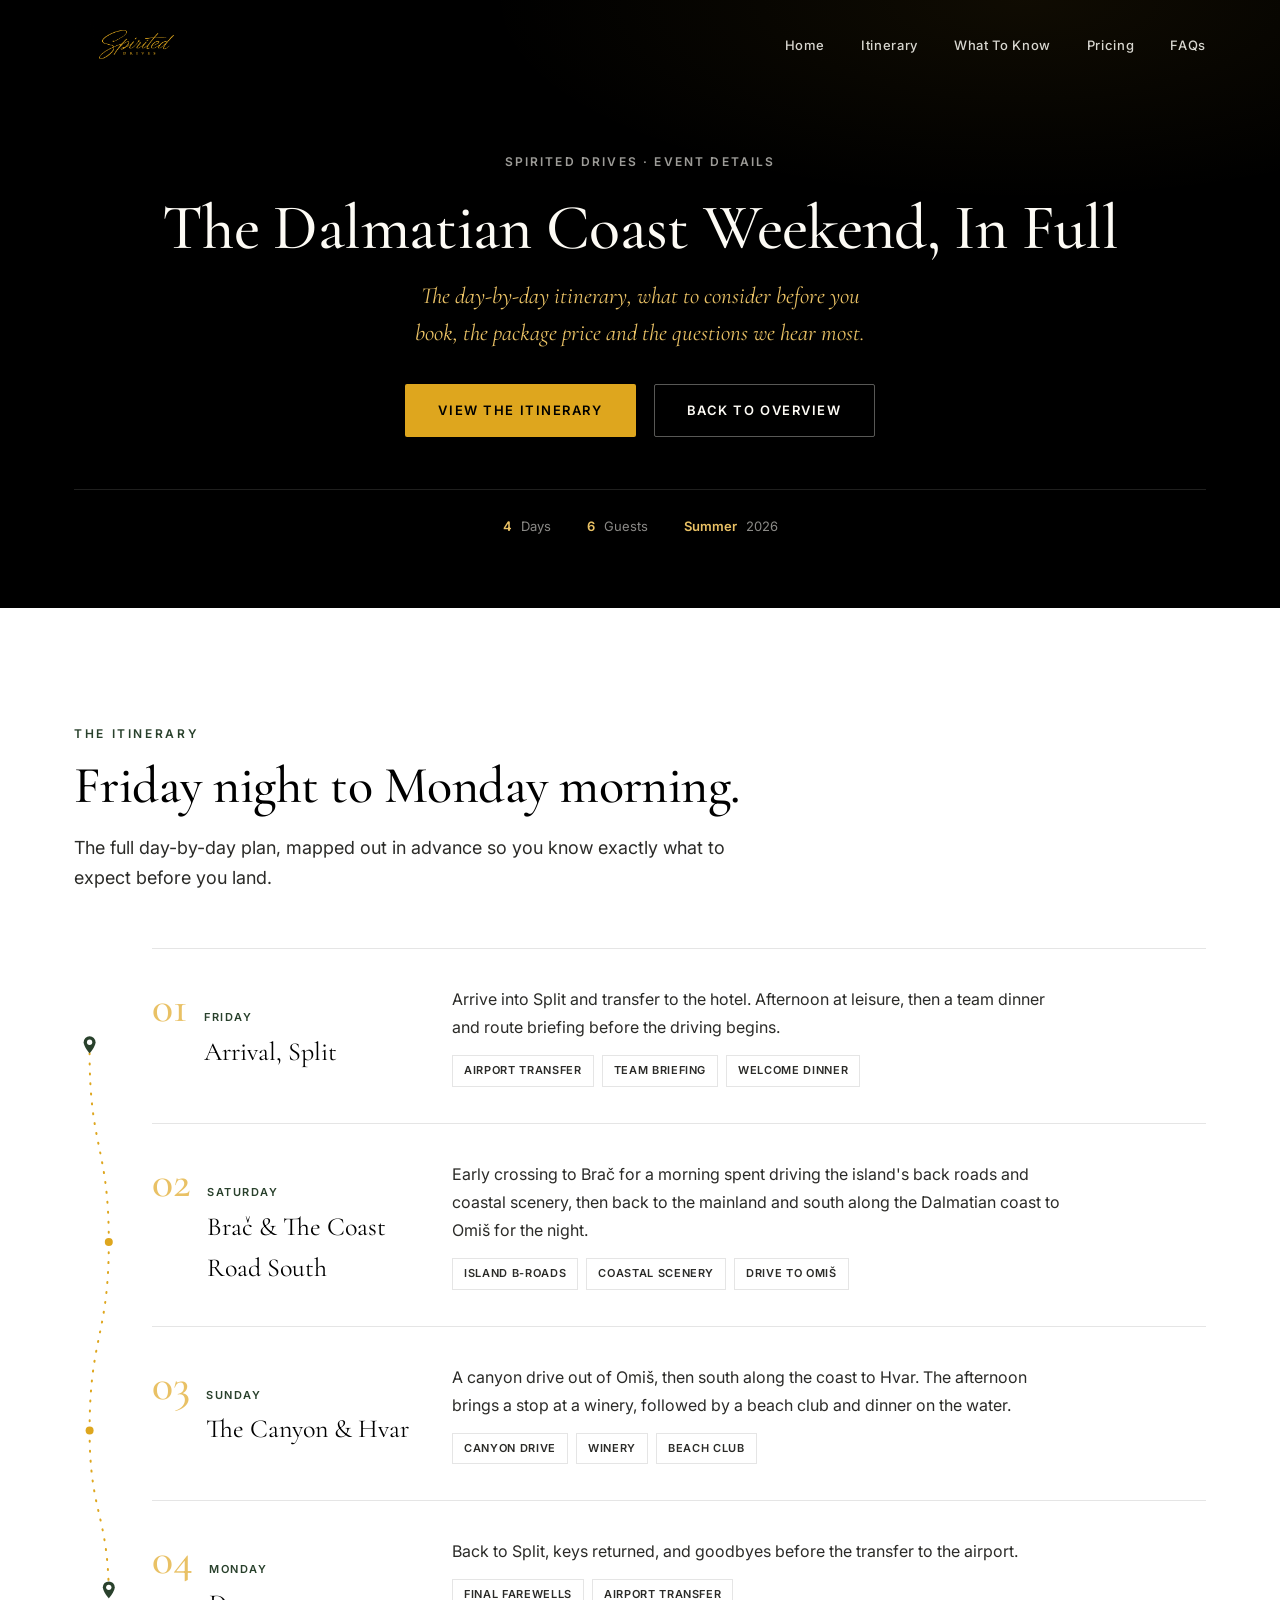
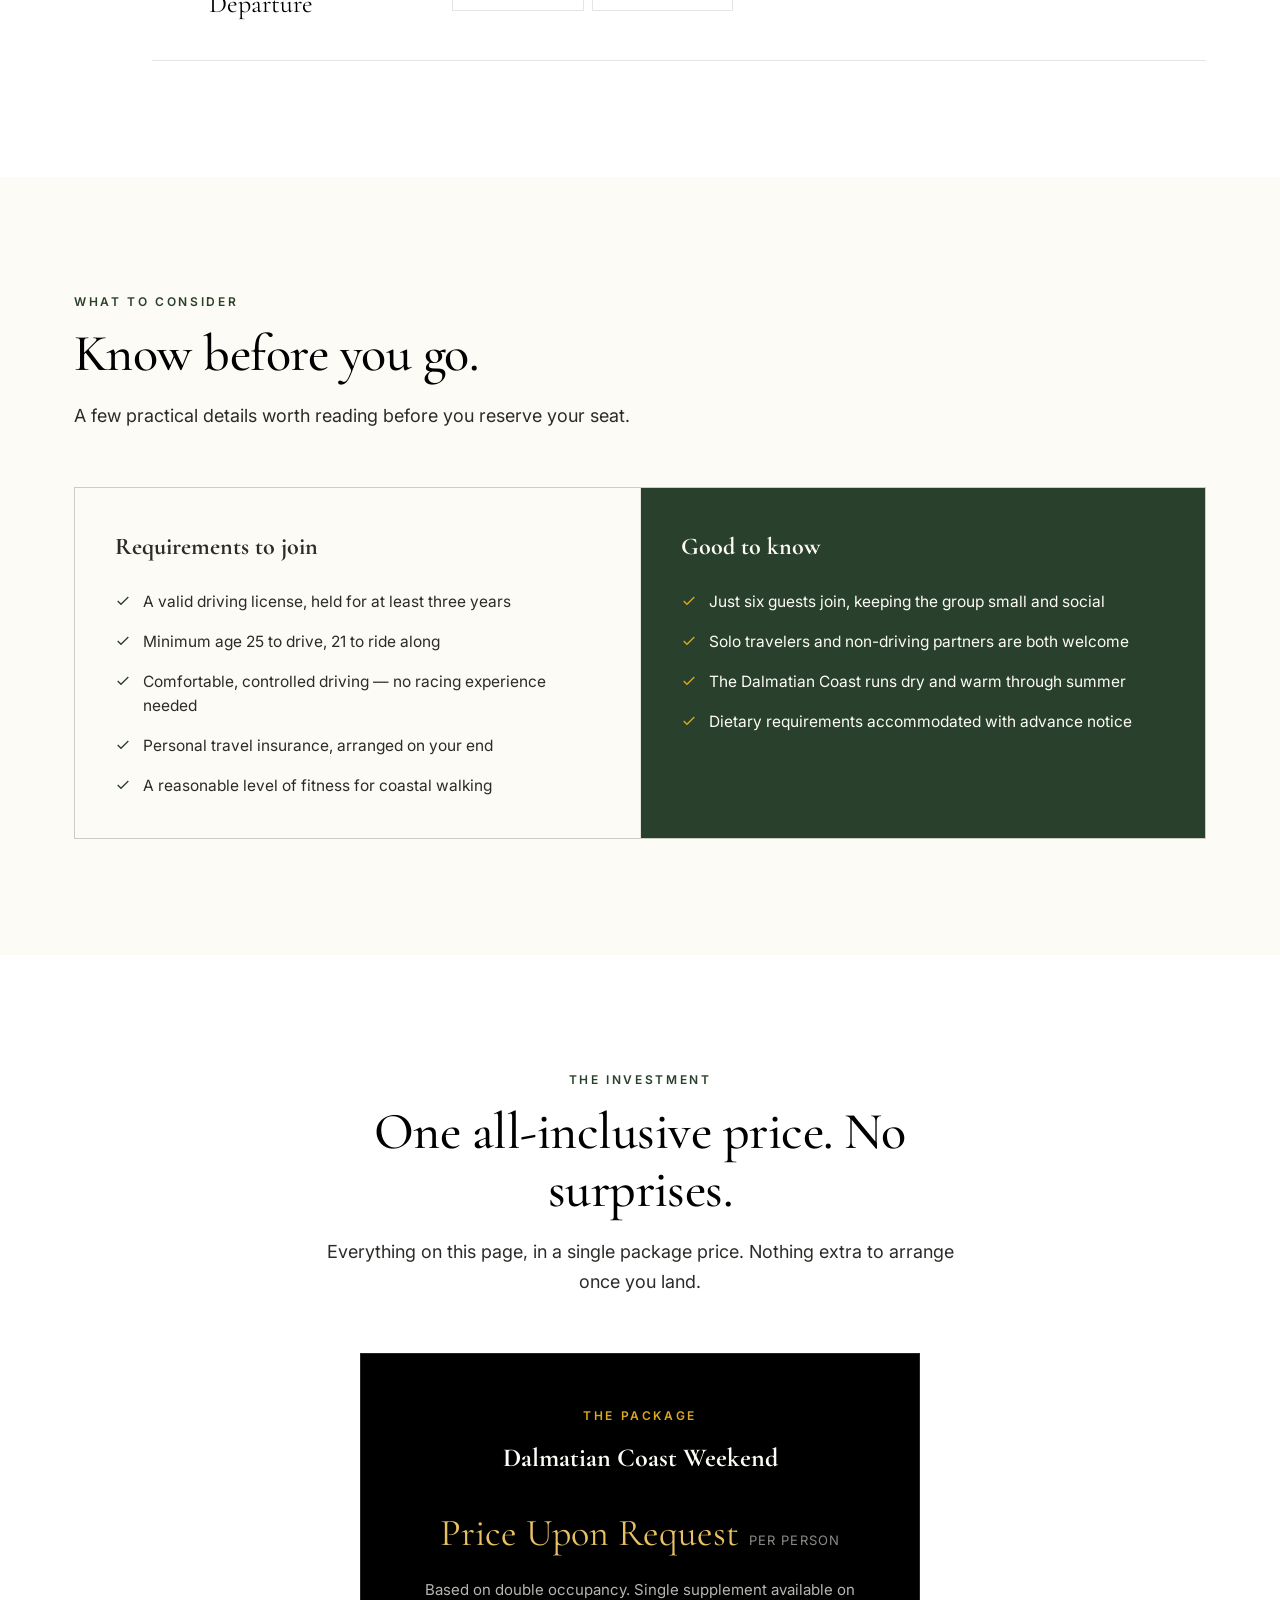
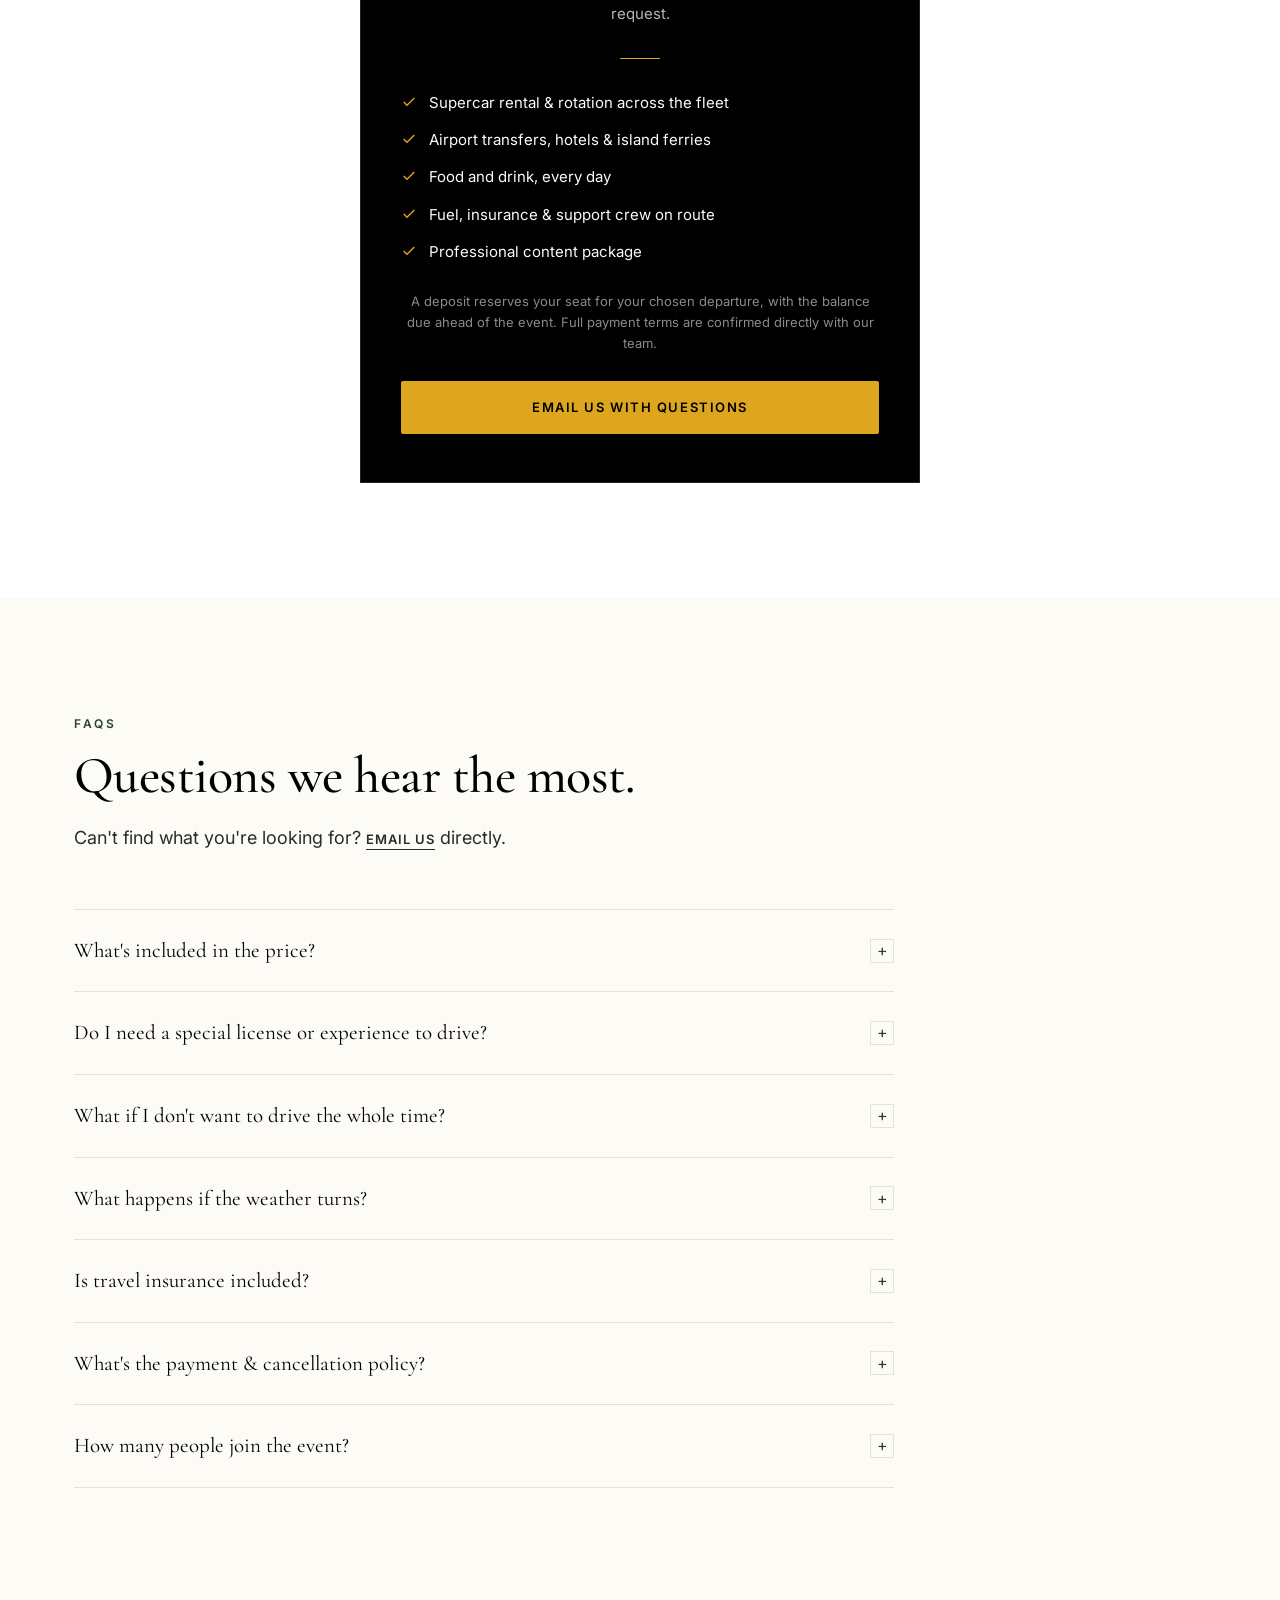
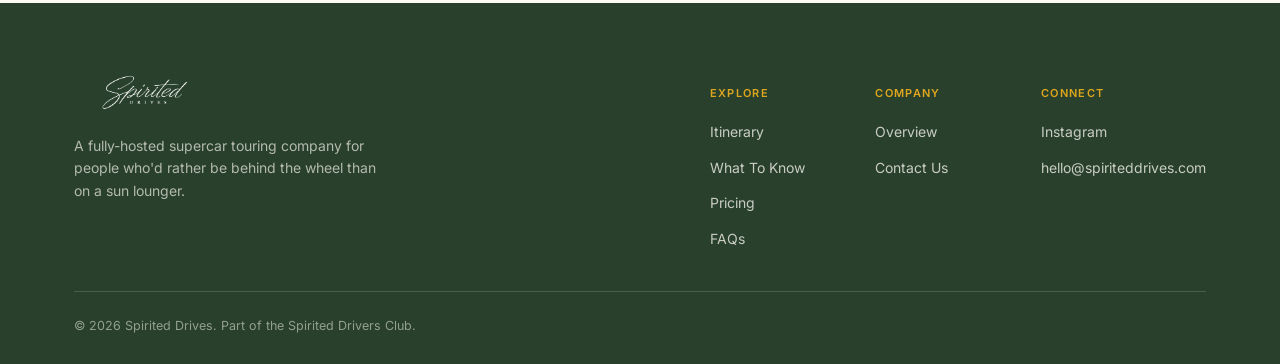
<file: event-details.html>
<!DOCTYPE html>
<html lang="en">
<head>
<meta charset="UTF-8">
<meta name="viewport" content="width=device-width, initial-scale=1.0">
<title>Event Details &amp; Package — Spirited Drives Dalmatian Coast Weekend</title>
<meta name="description" content="The full itinerary, package pricing and answers to the questions we hear most about the Spirited Drives Dalmatian Coast supercar touring weekend.">
<link rel="stylesheet" href="styles.css">
<noscript><style>.reveal{opacity:1!important;transform:none!important}</style></noscript>
</head>
<body>

<!-- ============ NAV ============ -->
<header class="nav" id="nav">
  <div class="container nav__row">
    <a href="index.html" class="nav__logo"><img src="assets/img/logo-mark-gold.png" alt="Spirited Drives"></a>
    <nav class="nav__links">
      <a href="index.html">Home</a>
      <a href="#itinerary">Itinerary</a>
      <a href="#consider">What To Know</a>
      <a href="#pricing">Pricing</a>
      <a href="#faq">FAQs</a>
    </nav>
    <button class="nav__toggle" id="navToggle" aria-label="Open menu">
      <svg viewBox="0 0 24 24" fill="none" stroke="currentColor" stroke-width="1.5"><path d="M3 6h18M3 12h18M3 18h18"/></svg>
    </button>
  </div>
</header>

<div class="nav__mobile" id="navMobile">
  <a href="index.html">Home</a>
  <a href="#itinerary">Itinerary</a>
  <a href="#consider">What To Know</a>
  <a href="#pricing">Pricing</a>
  <a href="#faq">FAQs</a>
</div>

<!-- ============ HERO ============ -->
<section class="hero hero--compact" id="top">
  <div class="container hero__grid">
    <div>
      <span class="hero__eyebrow">Spirited Drives · Event Details</span>
      <h1>The Dalmatian Coast Weekend, In Full</h1>
      <p class="hero__lede">The day-by-day itinerary, what to consider before you book, the package price and the questions we hear most.</p>
      <div class="hero__actions">
        <a href="#itinerary" class="btn btn-gold">View the Itinerary</a>
        <a href="index.html" class="btn btn-ghost-dark">Back to Overview</a>
      </div>
      <ul class="hero__meta">
        <li><span>4</span> Days</li>
        <li><span>6</span> Guests</li>
        <li><span>Summer</span> 2026</li>
      </ul>
    </div>
  </div>
</section>

<!-- ============ ITINERARY ============ -->
<section class="route" id="itinerary">
  <div class="container">
    <div class="section-head reveal">
      <span class="eyebrow green">The Itinerary</span>
      <h2 class="section-title">Friday night to Monday morning.</h2>
      <p class="section-lede">The full day-by-day plan, mapped out in advance so you know exactly what to expect before you land.</p>
    </div>

    <div class="route__body">
      <div class="route__rail" id="routeRail" aria-hidden="true"></div>

      <div class="route__list" id="routeList">
        <div class="route__day reveal">
          <div class="route__day-head">
            <span class="route__day-num">01</span>
            <div><span class="route__day-name">Friday</span><span class="route__day-title">Arrival, Split</span></div>
          </div>
          <div class="route__day-body">
            <p>Arrive into Split and transfer to the hotel. Afternoon at leisure, then a team dinner and route briefing before the driving begins.</p>
            <div class="route__tags"><span>Airport Transfer</span><span>Team Briefing</span><span>Welcome Dinner</span></div>
          </div>
        </div>

        <div class="route__day reveal">
          <div class="route__day-head">
            <span class="route__day-num">02</span>
            <div><span class="route__day-name">Saturday</span><span class="route__day-title">Brač &amp; The Coast Road South</span></div>
          </div>
          <div class="route__day-body">
            <p>Early crossing to Brač for a morning spent driving the island's back roads and coastal scenery, then back to the mainland and south along the Dalmatian coast to Omiš for the night.</p>
            <div class="route__tags"><span>Island B-Roads</span><span>Coastal Scenery</span><span>Drive to Omiš</span></div>
          </div>
        </div>

        <div class="route__day reveal">
          <div class="route__day-head">
            <span class="route__day-num">03</span>
            <div><span class="route__day-name">Sunday</span><span class="route__day-title">The Canyon &amp; Hvar</span></div>
          </div>
          <div class="route__day-body">
            <p>A canyon drive out of Omiš, then south along the coast to Hvar. The afternoon brings a stop at a winery, followed by a beach club and dinner on the water.</p>
            <div class="route__tags"><span>Canyon Drive</span><span>Winery</span><span>Beach Club</span></div>
          </div>
        </div>

        <div class="route__day reveal">
          <div class="route__day-head">
            <span class="route__day-num">04</span>
            <div><span class="route__day-name">Monday</span><span class="route__day-title">Departure</span></div>
          </div>
          <div class="route__day-body">
            <p>Back to Split, keys returned, and goodbyes before the transfer to the airport.</p>
            <div class="route__tags"><span>Final Farewells</span><span>Airport Transfer</span></div>
          </div>
        </div>
      </div>
    </div>
  </div>
</section>

<!-- ============ WHAT TO CONSIDER ============ -->
<section class="inclusions" id="consider">
  <div class="container">
    <div class="section-head reveal">
      <span class="eyebrow green">What To Consider</span>
      <h2 class="section-title">Know before you go.</h2>
      <p class="section-lede">A few practical details worth reading before you reserve your seat.</p>
    </div>

    <div class="inclusions__grid reveal">
      <div class="inclusions__col">
        <h3>Requirements to join</h3>
        <ul>
          <li><svg viewBox="0 0 24 24" fill="none" stroke="currentColor" stroke-width="2"><path d="M4 12l5 5L20 6"/></svg>A valid driving license, held for at least three years</li>
          <li><svg viewBox="0 0 24 24" fill="none" stroke="currentColor" stroke-width="2"><path d="M4 12l5 5L20 6"/></svg>Minimum age 25 to drive, 21 to ride along</li>
          <li><svg viewBox="0 0 24 24" fill="none" stroke="currentColor" stroke-width="2"><path d="M4 12l5 5L20 6"/></svg>Comfortable, controlled driving — no racing experience needed</li>
          <li><svg viewBox="0 0 24 24" fill="none" stroke="currentColor" stroke-width="2"><path d="M4 12l5 5L20 6"/></svg>Personal travel insurance, arranged on your end</li>
          <li><svg viewBox="0 0 24 24" fill="none" stroke="currentColor" stroke-width="2"><path d="M4 12l5 5L20 6"/></svg>A reasonable level of fitness for coastal walking</li>
        </ul>
      </div>
      <div class="inclusions__col inclusions__col--dark">
        <h3>Good to know</h3>
        <ul>
          <li><svg viewBox="0 0 24 24" fill="none" stroke="currentColor" stroke-width="2"><path d="M4 12l5 5L20 6"/></svg>Just six guests join, keeping the group small and social</li>
          <li><svg viewBox="0 0 24 24" fill="none" stroke="currentColor" stroke-width="2"><path d="M4 12l5 5L20 6"/></svg>Solo travelers and non-driving partners are both welcome</li>
          <li><svg viewBox="0 0 24 24" fill="none" stroke="currentColor" stroke-width="2"><path d="M4 12l5 5L20 6"/></svg>The Dalmatian Coast runs dry and warm through summer</li>
          <li><svg viewBox="0 0 24 24" fill="none" stroke="currentColor" stroke-width="2"><path d="M4 12l5 5L20 6"/></svg>Dietary requirements accommodated with advance notice</li>
        </ul>
      </div>
    </div>
  </div>
</section>

<!-- ============ PRICING ============ -->
<section class="pricing" id="pricing">
  <div class="container">
    <div class="section-head center reveal">
      <span class="eyebrow green">The Investment</span>
      <h2 class="section-title">One all-inclusive price. No surprises.</h2>
      <p class="section-lede">Everything on this page, in a single package price. Nothing extra to arrange once you land.</p>
    </div>

    <div class="pricing__card reveal">
      <span class="eyebrow">The Package</span>
      <h3 class="pricing__name">Dalmatian Coast Weekend</h3>
      <div class="pricing__price">
        <!-- TODO: replace with confirmed package price -->
        <span class="pricing__amount">Price Upon Request</span>
        <span class="pricing__unit">per person</span>
      </div>
      <p class="pricing__sub">Based on double occupancy. Single supplement available on request.</p>

      <div class="pricing__divider"></div>

      <ul class="pricing__list">
        <li><svg viewBox="0 0 24 24" fill="none" stroke="currentColor" stroke-width="2"><path d="M4 12l5 5L20 6"/></svg>Supercar rental &amp; rotation across the fleet</li>
        <li><svg viewBox="0 0 24 24" fill="none" stroke="currentColor" stroke-width="2"><path d="M4 12l5 5L20 6"/></svg>Airport transfers, hotels &amp; island ferries</li>
        <li><svg viewBox="0 0 24 24" fill="none" stroke="currentColor" stroke-width="2"><path d="M4 12l5 5L20 6"/></svg>Food and drink, every day</li>
        <li><svg viewBox="0 0 24 24" fill="none" stroke="currentColor" stroke-width="2"><path d="M4 12l5 5L20 6"/></svg>Fuel, insurance &amp; support crew on route</li>
        <li><svg viewBox="0 0 24 24" fill="none" stroke="currentColor" stroke-width="2"><path d="M4 12l5 5L20 6"/></svg>Professional content package</li>
      </ul>

      <p class="pricing__note">A deposit reserves your seat for your chosen departure, with the balance due ahead of the event. Full payment terms are confirmed directly with our team.</p>

      <a href="mailto:hello@spiriteddrives.com" class="btn btn-gold">Email Us With Questions</a>
    </div>
  </div>
</section>

<!-- ============ FAQ ============ -->
<section class="faq" id="faq">
  <div class="container">
    <div class="section-head reveal">
      <span class="eyebrow green">FAQs</span>
      <h2 class="section-title">Questions we hear the most.</h2>
      <p class="section-lede">Can't find what you're looking for? <a class="text-link" href="mailto:hello@spiriteddrives.com">Email us</a> directly.</p>
    </div>

    <div class="faq__list reveal">
      <details class="faq__item">
        <summary>What's included in the price?<span class="faq__icon">+</span></summary>
        <p>Everything under The Investment above is included in one price — supercar access, hotels, meals, transfers, ferries, fuel, insurance and support crew. The only things you need to bring are yourself and a good attitude.</p>
      </details>
      <details class="faq__item">
        <summary>Do I need a special license or experience to drive?<span class="faq__icon">+</span></summary>
        <p>You'll need a valid driving license held for at least three years and a comfortable, controlled driving style. This isn't a track day — no racing experience required, just confidence behind the wheel on real roads.</p>
      </details>
      <details class="faq__item">
        <summary>What if I don't want to drive the whole time?<span class="faq__icon">+</span></summary>
        <p>Every guest rotates through the fleet, so no one is stuck behind the wheel — or out of it — longer than they'd like. Non-driving partners are welcome and have a full seat at every meal, hotel and experience.</p>
      </details>
      <details class="faq__item">
        <summary>What happens if the weather turns?<span class="faq__icon">+</span></summary>
        <p>The Dalmatian Coast sees very little rain through the summer season, but the itinerary flexes around weather where needed. Hotels, meals and ferries are unaffected either way.</p>
      </details>
      <details class="faq__item">
        <summary>Is travel insurance included?<span class="faq__icon">+</span></summary>
        <p>Vehicle insurance is included for the driving. We recommend guests arrange their own personal travel insurance for flights and medical cover.</p>
      </details>
      <details class="faq__item">
        <summary>What's the payment &amp; cancellation policy?<span class="faq__icon">+</span></summary>
        <p>A deposit secures your spot for your chosen departure, with the balance due ahead of the event. Full terms are confirmed directly with our team — email us and we'll walk you through it.</p>
      </details>
      <details class="faq__item">
        <summary>How many people join the event?<span class="faq__icon">+</span></summary>
        <p>Just six guests, keeping the group small, social and easy to coordinate across hotels, restaurants and the fleet.</p>
      </details>
    </div>
  </div>
</section>

<!-- ============ FOOTER ============ -->
<footer class="footer">
  <div class="container">
    <div class="footer__top">
      <div class="footer__brand">
        <img src="assets/img/logo-mark-white.png" alt="Spirited Drives">
        <p>A fully-hosted supercar touring company for people who'd rather be behind the wheel than on a sun lounger.</p>
      </div>
      <div class="footer__cols">
        <div class="footer__col">
          <h5>Explore</h5>
          <ul><li><a href="#itinerary">Itinerary</a></li><li><a href="#consider">What To Know</a></li><li><a href="#pricing">Pricing</a></li><li><a href="#faq">FAQs</a></li></ul>
        </div>
        <div class="footer__col">
          <h5>Company</h5>
          <ul><li><a href="index.html">Overview</a></li><li><a href="mailto:hello@spiriteddrives.com">Contact Us</a></li></ul>
        </div>
        <div class="footer__col">
          <h5>Connect</h5>
          <ul><li><a href="https://www.instagram.com/spiritedrives/" target="_blank" rel="noopener">Instagram</a></li><li><a href="mailto:hello@spiriteddrives.com">hello@spiriteddrives.com</a></li></ul>
        </div>
      </div>
    </div>
    <div class="footer__bottom">
      <p>&copy; 2026 Spirited Drives. Part of the Spirited Drivers Club.</p>
    </div>
  </div>
</footer>

<script src="script.js"></script>
</body>
</html>
</file>
<file: styles.css>
/* ==========================================================================
   Spirited Drives — Funnel v1
   Design tokens per Brand Guidelines v1.0 (July 2026)
   ========================================================================== */

@import url('https://fonts.googleapis.com/css2?family=Cormorant+Garamond:ital,wght@0,400;0,500;0,600;1,400;1,500&family=Inter:wght@400;500;600;700&display=swap');

:root {
  /* Primary palette */
  --gold: #DEA61E;
  --gold-soft: #E9C165;
  --green: #29412C;
  --cream: #FDFBF5;

  /* Neutrals */
  --ink: #000000;
  --charcoal: #2B2B28;
  --white: #FFFFFF;

  /* Derived */
  --cream-dim: #F5F1E6;
  --line-on-cream: rgba(43, 43, 40, 0.12);
  --line-on-dark: rgba(255, 255, 255, 0.14);

  --font-serif: 'Cormorant Garamond', 'Georgia', serif;
  --font-sans: 'Inter', -apple-system, BlinkMacSystemFont, sans-serif;

  --container: 1180px;
  --section-pad: clamp(64px, 9vw, 128px);
  --radius: 2px;

  --ease: cubic-bezier(0.16, 1, 0.3, 1);
}

/* ---------- Reset ---------- */
*, *::before, *::after { box-sizing: border-box; }
html { scroll-behavior: smooth; }
body {
  margin: 0;
  background: var(--cream);
  color: var(--charcoal);
  font-family: var(--font-sans);
  font-size: 16px;
  line-height: 1.6;
  -webkit-font-smoothing: antialiased;
}
img { max-width: 100%; display: block; }
a { color: inherit; text-decoration: none; }
button { font-family: inherit; cursor: pointer; }
ul { margin: 0; padding: 0; list-style: none; }
h1, h2, h3, h4, p { margin: 0; }

.container {
  width: 100%;
  max-width: var(--container);
  margin: 0 auto;
  padding: 0 24px;
}

/* ---------- Type helpers ---------- */
.eyebrow {
  font-family: var(--font-sans);
  font-size: 12px;
  font-weight: 600;
  letter-spacing: 0.22em;
  text-transform: uppercase;
  color: var(--gold);
}
.eyebrow.on-dark { color: var(--gold); }
.eyebrow.green { color: var(--green); }

.section-title {
  font-family: var(--font-serif);
  font-weight: 500;
  font-size: clamp(32px, 4.4vw, 52px);
  line-height: 1.12;
  letter-spacing: -0.01em;
  color: var(--ink);
}
.section-title.on-dark { color: var(--cream); }

.section-lede {
  font-family: var(--font-sans);
  font-size: 18px;
  line-height: 1.65;
  color: var(--charcoal);
  max-width: 60ch;
}
.section-lede.on-dark { color: rgba(253, 251, 245, 0.78); }

.section-head {
  margin-bottom: 56px;
  max-width: 720px;
}
.section-head .eyebrow { display: block; margin-bottom: 14px; }
.section-head .section-title { margin-bottom: 18px; }
.section-head.center {
  max-width: 640px;
  margin-left: auto;
  margin-right: auto;
  text-align: center;
}

/* ---------- Buttons ---------- */
.btn {
  display: inline-flex;
  align-items: center;
  justify-content: center;
  gap: 10px;
  padding: 15px 32px;
  font-family: var(--font-sans);
  font-size: 13px;
  font-weight: 600;
  letter-spacing: 0.12em;
  text-transform: uppercase;
  border-radius: var(--radius);
  border: 1px solid transparent;
  transition: all 0.25s var(--ease);
  white-space: nowrap;
}
.btn-gold {
  background: var(--gold);
  color: var(--ink);
}
.btn-gold:hover { background: var(--gold-soft); transform: translateY(-1px); }

.btn-ghost-dark {
  border-color: rgba(253, 251, 245, 0.35);
  color: var(--cream);
  background: transparent;
}
.btn-ghost-dark:hover { border-color: var(--gold); color: var(--gold); }

.btn-ghost-light {
  border-color: rgba(43, 43, 40, 0.25);
  color: var(--ink);
  background: transparent;
}
.btn-ghost-light:hover { border-color: var(--green); color: var(--green); }

.text-link {
  font-size: 13px;
  font-weight: 600;
  letter-spacing: 0.08em;
  text-transform: uppercase;
  border-bottom: 1px solid currentColor;
  padding-bottom: 2px;
}

/* ---------- Placeholder imagery ---------- */
.placeholder {
  position: relative;
  display: flex;
  align-items: flex-end;
  min-height: 220px;
  background: rgba(43,43,40,0.045);
  border: 1px solid var(--line-on-cream);
}
.placeholder.on-dark {
  background: rgba(253,251,245,0.035);
  border-color: var(--line-on-dark);
}
.placeholder__tag {
  display: flex;
  align-items: center;
  gap: 8px;
  margin: 16px;
  padding: 7px 12px;
  background: rgba(0,0,0,0.5);
  color: var(--cream);
  font-size: 11px;
  font-weight: 600;
  letter-spacing: 0.08em;
  text-transform: uppercase;
}
.placeholder__tag svg { width: 13px; height: 13px; flex-shrink: 0; }

/* ==========================================================================
   Nav
   ========================================================================== */
.nav {
  position: fixed;
  top: 0; left: 0; right: 0;
  z-index: 100;
  padding: 22px 0;
  background: transparent;
  transition: background 0.3s var(--ease), padding 0.3s var(--ease), border-color 0.3s var(--ease);
  border-bottom: 1px solid transparent;
}
.nav.is-scrolled {
  background: rgba(0, 0, 0, 0.92);
  backdrop-filter: blur(6px);
  padding: 14px 0;
  border-color: rgba(255,255,255,0.08);
}
.nav__row {
  display: flex;
  align-items: center;
  justify-content: space-between;
  gap: 24px;
}
.nav__logo img { height: 46px; width: auto; }
.nav__links {
  display: none;
  align-items: center;
  gap: 36px;
}
.nav__links a {
  font-size: 13px;
  font-weight: 500;
  letter-spacing: 0.05em;
  color: rgba(253,251,245,0.85);
  transition: color 0.2s;
}
.nav__links a:hover { color: var(--gold); }
.nav__cta { display: none; }
.nav__toggle {
  display: flex;
  background: none;
  border: 1px solid rgba(253,251,245,0.3);
  padding: 9px 11px;
  color: var(--cream);
}
.nav__toggle svg { width: 18px; height: 18px; }

@media (min-width: 900px) {
  .nav__links { display: flex; }
  .nav__cta { display: inline-flex; }
  .nav__toggle { display: none; }
}

.nav__mobile {
  display: none;
  position: fixed;
  inset: 0;
  z-index: 99;
  background: var(--ink);
  padding: 100px 24px 40px;
  flex-direction: column;
  gap: 28px;
}
.nav__mobile.is-open { display: flex; }
.nav__mobile a {
  font-family: var(--font-serif);
  font-size: 28px;
  color: var(--cream);
}
.nav__mobile .btn { margin-top: 12px; align-self: flex-start; }

/* ==========================================================================
   Hero
   ========================================================================== */
.hero {
  position: relative;
  min-height: 100vh;
  display: flex;
  align-items: center;
  background: var(--ink);
  color: var(--cream);
  overflow: hidden;
  padding-top: 120px;
  padding-bottom: 80px;
}
.hero::before {
  content: '';
  position: absolute;
  inset: 0;
  background: radial-gradient(ellipse 70% 55% at 80% 0%, rgba(222,166,30,0.07), transparent 60%);
  pointer-events: none;
}
.hero__grid {
  position: relative;
  display: grid;
  grid-template-columns: 1fr;
  gap: 48px;
  align-items: center;
}
.hero__eyebrow {
  display: block;
  margin-bottom: 22px;
  font-size: 12px;
  font-weight: 600;
  letter-spacing: 0.18em;
  text-transform: uppercase;
  color: rgba(253,251,245,0.62);
}
.hero h1 {
  font-family: var(--font-serif);
  font-weight: 500;
  font-size: clamp(38px, 5.6vw, 64px);
  line-height: 1.08;
  letter-spacing: -0.01em;
  color: var(--cream);
}
.hero__lede {
  margin-top: 16px;
  font-family: var(--font-serif);
  font-style: italic;
  font-size: clamp(19px, 2vw, 23px);
  color: var(--gold-soft);
  max-width: 46ch;
}
.hero__actions {
  margin-top: 32px;
  display: flex;
  flex-wrap: wrap;
  gap: 18px;
  align-items: center;
}
.hero__meta {
  margin-top: 52px;
  display: flex;
  flex-wrap: wrap;
  gap: 10px 36px;
  padding-top: 26px;
  border-top: 1px solid rgba(253,251,245,0.12);
  font-size: 13px;
  color: rgba(253,251,245,0.55);
}
.hero__meta li { list-style: none; }

@media (max-width: 899px) {
  .hero__meta { justify-content: center; text-align: center; }
}
.hero__meta-short { display: none; }
@media (max-width: 899px) {
  .hero__meta { gap: 7px 14px; font-size: 12px; flex-wrap: nowrap; }
  .hero__meta-full { display: none; }
  .hero__meta-short { display: inline; }
}
.hero__meta span {
  color: var(--gold-soft);
  font-weight: 600;
  margin-right: 5px;
}
.hero__meta .hero__meta-full, .hero__meta .hero__meta-short {
  color: inherit;
  font-weight: 400;
  margin-right: 0;
}
.hero__media {
  position: relative;
  aspect-ratio: 4 / 5;
  overflow: hidden;
  border: 1px solid rgba(253,251,245,0.14);
}
.hero__media img { width: 100%; height: 100%; object-fit: cover; display: block; }

@media (min-width: 900px) {
  .hero__grid { grid-template-columns: 1.15fr 0.85fr; gap: 40px; }
}

/* ==========================================================================
   Experience
   ========================================================================== */
.experience { padding: var(--section-pad) 0; background: var(--green); color: var(--cream); }
.experience__grid {
  display: grid;
  grid-template-columns: 1fr;
  gap: 40px;
}
.experience__item { text-align: center; padding: 0 12px; }
.experience__item svg {
  width: 30px;
  height: 30px;
  color: var(--gold);
  margin: 0 auto 20px;
}
.experience__item h3 {
  font-family: var(--font-serif);
  font-size: 21px;
  color: var(--cream);
  margin-bottom: 10px;
}
.experience__item p {
  font-size: 14.5px;
  line-height: 1.65;
  color: rgba(253,251,245,0.68);
  max-width: 30ch;
  margin: 0 auto;
}
.experience__cta { margin-top: 56px; display: flex; justify-content: center; }

@media (min-width: 700px) {
  .experience__grid { grid-template-columns: repeat(2, 1fr); gap: 48px 32px; }
}
@media (min-width: 1000px) {
  .experience__grid { grid-template-columns: repeat(4, 1fr); }
}

/* ==========================================================================
   Testimonials
   ========================================================================== */
.testimonials { padding: var(--section-pad) 0; background: var(--white); }
.testimonials__grid {
  display: grid;
  grid-template-columns: 1fr;
  gap: 22px;
}
.testimonial-card {
  display: flex;
  flex-direction: column;
  gap: 16px;
  padding: 30px 28px;
  background: var(--cream);
  border: 1px solid var(--line-on-cream);
}
.testimonial-card__stars {
  display: flex;
  gap: 4px;
  color: var(--gold);
}
.testimonial-card__stars svg { width: 15px; height: 15px; }
.testimonial-card__quote {
  flex: 1;
  font-size: 14.5px;
  line-height: 1.7;
  color: var(--charcoal);
}
.testimonial-card__foot {
  display: flex;
  flex-direction: column;
  gap: 2px;
  padding-top: 12px;
  border-top: 1px solid var(--line-on-cream);
}
.testimonial-card__name {
  font-family: var(--font-serif);
  font-size: 17px;
  color: var(--ink);
}
.testimonial-card__meta {
  font-size: 11.5px;
  font-weight: 600;
  letter-spacing: 0.05em;
  text-transform: uppercase;
  color: rgba(43,43,40,0.5);
}
@media (min-width: 700px) {
  .testimonials__grid { grid-template-columns: repeat(2, 1fr); }
}
@media (min-width: 1000px) {
  .testimonials__grid { grid-template-columns: repeat(3, 1fr); }
}
.gallery-section { padding: var(--section-pad) 0; background: var(--cream); }
.gallery__viewport { position: relative; border: 1px solid var(--line-on-cream); }
.gallery__track {
  display: flex;
  overflow-x: auto;
  scroll-snap-type: x mandatory;
  scroll-behavior: smooth;
  -webkit-overflow-scrolling: touch;
  scrollbar-width: none;
}
.gallery__track::-webkit-scrollbar { display: none; }
.gallery__slide {
  flex: 0 0 100%;
  scroll-snap-align: start;
  position: relative;
  aspect-ratio: 16/9;
  background: var(--ink);
  overflow: hidden;
}
.gallery__slide video,
.gallery__slide img { width: 100%; height: 100%; object-fit: cover; display: block; }
.gallery__slide.placeholder { align-items: flex-end; min-height: 0; border: none; }

.gallery__arrow {
  position: absolute;
  top: 50%;
  transform: translateY(-50%);
  z-index: 5;
  width: 44px; height: 44px;
  display: flex; align-items: center; justify-content: center;
  background: rgba(0,0,0,0.55);
  backdrop-filter: blur(4px);
  border: 1px solid rgba(253,251,245,0.2);
  color: var(--cream);
  border-radius: 50%;
  transition: background 0.2s, border-color 0.2s;
}
.gallery__arrow:hover { background: rgba(0,0,0,0.8); border-color: var(--gold); color: var(--gold); }
.gallery__arrow svg { width: 18px; height: 18px; }
.gallery__arrow--prev { left: 16px; }
.gallery__arrow--next { right: 16px; }
@media (min-width: 900px) {
  .gallery__arrow--prev { left: 24px; }
  .gallery__arrow--next { right: 24px; }
}

.gallery__thumbs {
  display: flex;
  gap: 10px;
  overflow-x: auto;
  padding: 16px 2px 4px;
  scrollbar-width: none;
}
.gallery__thumbs::-webkit-scrollbar { display: none; }
.gallery__thumb {
  flex: 1 0 0;
  min-width: 96px;
  display: flex;
  flex-direction: column;
  gap: 8px;
  background: none;
  border: none;
  padding: 0;
  opacity: 0.55;
  transition: opacity 0.2s;
}
.gallery__thumb:hover { opacity: 0.85; }
.gallery__thumb.is-active { opacity: 1; }
.gallery__thumb-media {
  position: relative;
  display: flex;
  align-items: center;
  justify-content: center;
  aspect-ratio: 16/9;
  background: rgba(43,43,40,0.045);
  border: 1px solid var(--line-on-cream);
  color: rgba(43,43,40,0.35);
  overflow: hidden;
}
.gallery__thumb-media img { width: 100%; height: 100%; object-fit: cover; display: block; }
.gallery__thumb-media--video { background: var(--ink); color: var(--cream); }
.gallery__thumb-media--video img { position: absolute; inset: 0; opacity: 0.75; }
.gallery__thumb-media--video svg {
  position: relative;
  width: 18px; height: 18px;
  filter: drop-shadow(0 1px 4px rgba(0,0,0,0.7));
}
.gallery__thumb.is-active .gallery__thumb-media { border-color: var(--gold); }
.gallery__thumb span:last-child {
  font-size: 11px;
  font-weight: 600;
  letter-spacing: 0.05em;
  color: rgba(43,43,40,0.6);
  text-align: left;
}
.gallery__thumb.is-active span:last-child { color: var(--green); }

/* ==========================================================================
   Story
   ========================================================================== */
.story { padding: var(--section-pad) 0; background: var(--cream); }
.story__grid {
  display: grid;
  grid-template-columns: 1fr;
  gap: 48px;
  align-items: start;
}
.story__quote {
  margin-top: 14px;
  font-family: var(--font-serif);
  font-style: italic;
  font-weight: 500;
  font-size: clamp(26px, 3vw, 34px);
  line-height: 1.4;
  color: var(--ink);
}
.story__body { display: flex; flex-direction: column; gap: 18px; }
.story__body p { font-size: 17px; line-height: 1.75; color: var(--charcoal); }
.story__sign {
  margin-top: 12px;
  display: flex;
  align-items: center;
  gap: 14px;
}
.story__sign .line { width: 40px; height: 1px; background: var(--gold); }
.story__sign span { font-size: 13px; letter-spacing: 0.08em; text-transform: uppercase; color: var(--charcoal); }

@media (min-width: 900px) {
  .story__grid { grid-template-columns: 0.9fr 1.1fr; gap: 80px; }
}

/* ==========================================================================
   Route
   ========================================================================== */
.route { padding: var(--section-pad) 0; background: var(--white); }
.route__body { display: flex; align-items: stretch; gap: 18px; }
.route__rail { position: relative; width: 38px; flex-shrink: 0; }
.route__rail svg { position: absolute; top: 0; left: 0; overflow: visible; }
.route__list { flex: 1; min-width: 0; display: flex; flex-direction: column; }
@media (min-width: 640px) {
  .route__rail { width: 60px; }
}
.route__day {
  display: grid;
  grid-template-columns: 1fr;
  gap: 20px;
  padding: 36px 0;
  border-top: 1px solid var(--line-on-cream);
}
.route__day:last-child { border-bottom: 1px solid var(--line-on-cream); }
.route__day-head {
  display: flex;
  align-items: baseline;
  gap: 16px;
}
.route__day-num {
  font-family: var(--font-serif);
  font-size: 44px;
  font-weight: 500;
  color: var(--gold-soft);
  line-height: 1;
}
.route__day-head div { display: flex; flex-direction: column; gap: 4px; }
.route__day-name {
  font-size: 11px;
  font-weight: 600;
  letter-spacing: 0.14em;
  text-transform: uppercase;
  color: var(--green);
}
.route__day-title {
  font-family: var(--font-serif);
  font-size: 26px;
  color: var(--ink);
}
.route__day-body p {
  font-size: 16px;
  line-height: 1.75;
  color: var(--charcoal);
  max-width: 62ch;
}
.route__tags {
  margin-top: 14px;
  display: flex;
  flex-wrap: wrap;
  gap: 8px;
}
.route__tags span {
  font-size: 11px;
  font-weight: 600;
  letter-spacing: 0.06em;
  text-transform: uppercase;
  padding: 6px 11px;
  border: 1px solid var(--line-on-cream);
  color: var(--charcoal);
}

@media (min-width: 900px) {
  .route__day { grid-template-columns: 260px 1fr; gap: 40px; }
}

/* ==========================================================================
   Fleet
   ========================================================================== */
.fleet { padding: var(--section-pad) 0; background: var(--ink); color: var(--cream); }
.fleet__scroller {
  display: grid;
  grid-template-columns: 1fr;
  gap: 20px;
}
.fleet-card {
  background: #0D0D0C;
  border: 1px solid var(--line-on-dark);
}
.fleet-card__media { aspect-ratio: 16 / 10; }
.fleet-card__body { padding: 26px; }
.fleet-card__eyebrow {
  font-size: 11px;
  font-weight: 600;
  letter-spacing: 0.14em;
  text-transform: uppercase;
  color: var(--gold);
}
.fleet-card__name {
  margin-top: 8px;
  font-family: var(--font-serif);
  font-size: 30px;
  color: var(--cream);
}
.fleet-card__tag {
  margin-top: 6px;
  font-size: 14px;
  color: rgba(253,251,245,0.6);
}
.fleet-card__stats {
  margin-top: 24px;
  display: flex;
  flex-direction: column;
  gap: 14px;
}
.fleet-stat__row {
  display: flex;
  align-items: center;
  justify-content: space-between;
  font-size: 12px;
  letter-spacing: 0.06em;
  text-transform: uppercase;
  color: rgba(253,251,245,0.55);
}
.fleet-stat__val { color: var(--cream); font-weight: 600; letter-spacing: 0.02em; }
.fleet-stat__bar {
  margin-top: 6px;
  height: 3px;
  background: rgba(253,251,245,0.12);
}
.fleet-stat__fill { height: 100%; background: var(--gold); }

.fleet__note {
  margin-top: 36px;
  font-size: 13px;
  color: rgba(253,251,245,0.5);
  max-width: 60ch;
}

@media (min-width: 700px) {
  .fleet__scroller { grid-template-columns: repeat(2, 1fr); }
}
@media (min-width: 1100px) {
  .fleet__scroller { grid-template-columns: repeat(3, 1fr); }
}

/* ---------- Garage carousel (fleet select — Forza/GT7-style spec screen) ---------- */
.garage { margin-top: 48px; }
.garage__viewport { position: relative; }

.garage__track {
  display: flex;
  overflow-x: auto;
  scroll-snap-type: x mandatory;
  scroll-behavior: smooth;
  -webkit-overflow-scrolling: touch;
  scrollbar-width: none;
}
.garage__track::-webkit-scrollbar { display: none; }

.garage-slide {
  flex: 0 0 100%;
  scroll-snap-align: start;
}

.garage-slide__media {
  position: relative;
  aspect-ratio: 4 / 3;
  background: #0a0a09;
  overflow: hidden;
}
.garage-slide__media img {
  width: 100%;
  height: 100%;
  object-fit: cover;
  display: block;
  transform: translateZ(0);
  backface-visibility: hidden;
}

.garage-slide__scrim-top {
  position: absolute;
  top: 0; left: 0; right: 0;
  height: 45%;
  background: linear-gradient(to bottom, rgba(0,0,0,0.6), transparent);
  pointer-events: none;
}

/* Top-left: brand badge chip + stacked titles, echoing the reference's logo-box + name treatment */
.garage-slide__heading {
  position: absolute;
  top: 18px; left: 18px;
  display: flex;
  align-items: center;
  gap: 12px;
  max-width: calc(100% - 130px);
}
.garage-slide__badge {
  flex-shrink: 0;
  width: 62px; height: 62px;
  display: flex; align-items: center; justify-content: center;
}
.garage-slide__badge img {
  width: 100%;
  height: 100%;
  object-fit: contain;
}
.garage-slide__titles { display: flex; flex-direction: column; min-width: 0; }
.garage-slide__year {
  font-family: var(--font-sans);
  font-size: 12px;
  font-weight: 500;
  color: rgba(253,251,245,0.75);
  text-shadow: 0 1px 4px rgba(0,0,0,0.6);
}
.garage-slide__titles h3 {
  margin-top: 1px;
  font-family: var(--font-serif);
  font-size: clamp(22px, 3.4vw, 32px);
  line-height: 1.1;
  color: var(--cream);
  text-shadow: 0 2px 10px rgba(0,0,0,0.7);
  white-space: nowrap;
  overflow: hidden;
  text-overflow: ellipsis;
}

.garage-slide__count {
  position: absolute;
  top: 18px; right: 18px;
  padding: 7px 12px;
  background: rgba(0,0,0,0.55);
  color: rgba(253,251,245,0.65);
  font-family: var(--font-sans);
  font-size: 11px;
  font-weight: 600;
  letter-spacing: 0.1em;
}

/* Bottom stat bar — full-width solid band, columns evenly spaced, matching the reference */
.garage-slide__statbar {
  position: absolute;
  left: 0; right: 0; bottom: 0;
  display: flex;
  align-items: center;
  gap: clamp(16px, 3vw, 40px);
  padding: 12px 16px;
  background: rgba(7,7,6,0.86);
  backdrop-filter: blur(6px);
  border-top: 1px solid rgba(253,251,245,0.1);
  overflow-x: auto;
  overflow-y: hidden;
  scrollbar-width: none;
  -webkit-overflow-scrolling: touch;
}
.garage-slide__statbar::-webkit-scrollbar { display: none; }

@media (max-width: 699px) {
  .garage-slide__media { aspect-ratio: 1 / 1; }
  .garage-slide__media img { object-fit: contain; }
}

@media (max-width: 899px) {
  .garage-slide__statbar {
    flex-wrap: wrap;
    row-gap: 10px;
    column-gap: 16px;
    overflow-x: visible;
    overflow-y: visible;
  }
}
.stat-col {
  flex-shrink: 0;
  display: flex;
  flex-direction: column;
  gap: 5px;
  min-width: 0;
}
.stat-col__label {
  font-family: var(--font-sans);
  font-size: 10px;
  font-weight: 600;
  letter-spacing: 0.09em;
  text-transform: uppercase;
  color: rgba(253,251,245,0.5);
  white-space: nowrap;
}
.stat-col__val {
  font-family: var(--font-sans);
  font-size: clamp(13px, 1.8vw, 16px);
  font-weight: 600;
  color: var(--cream);
  white-space: nowrap;
}
.stat-col__bar {
  display: block;
  width: 64px;
  height: 3px;
  background: rgba(253,251,245,0.18);
}
.stat-col__bar span { display: block; height: 100%; background: var(--gold); }

.garage-slide__class-badge {
  display: inline-flex;
  align-items: center;
  justify-content: center;
  padding: 4px 11px;
  background: var(--gold);
  color: #17130a;
  font-family: var(--font-sans);
  font-size: 12px;
  font-weight: 700;
  letter-spacing: 0.03em;
  text-transform: uppercase;
  width: fit-content;
}

.garage-slide__side {
  margin-left: auto;
  display: flex;
  align-items: center;
  gap: 14px;
  flex-shrink: 0;
}

.garage-slide__drivetrain {
  display: flex;
  align-items: center;
  gap: 8px;
  flex-shrink: 0;
}
.garage-slide__dt-label {
  font-family: var(--font-sans);
  font-size: 9px;
  font-weight: 600;
  letter-spacing: 0.07em;
  text-transform: uppercase;
  color: rgba(253,251,245,0.45);
  white-space: nowrap;
}
.garage-slide__drivetrain svg { width: 20px; height: 32px; flex-shrink: 0; }

.garage-slide__flag {
  flex-shrink: 0;
  font-size: 30px;
  line-height: 1;
}

@media (min-width: 700px) {
  .stat-col__bar { width: 90px; }
  .garage-slide__drivetrain svg { width: 24px; height: 38px; }
  .garage-slide__flag { font-size: 34px; }
  .garage-slide__media { aspect-ratio: 16 / 9; }
}

@media (min-width: 900px) {
  .garage-slide__badge { width: 72px; height: 72px; }
}

@media (min-width: 900px) {
  .garage-slide__media { aspect-ratio: 21 / 9; }
  .garage-slide__heading { top: 28px; left: 28px; }
  .garage-slide__count { top: 28px; right: 28px; }
  .garage-slide__statbar { padding: 18px 28px; gap: 48px; }
}

.garage__arrow {
  position: absolute;
  top: 50%;
  transform: translateY(-50%);
  z-index: 5;
  width: 44px; height: 44px;
  display: flex; align-items: center; justify-content: center;
  background: rgba(0,0,0,0.55);
  backdrop-filter: blur(4px);
  border: 1px solid rgba(253,251,245,0.2);
  color: var(--cream);
  border-radius: 50%;
  transition: background 0.2s, border-color 0.2s;
}
.garage__arrow:hover { background: rgba(0,0,0,0.8); border-color: var(--gold); color: var(--gold); }
.garage__arrow svg { width: 18px; height: 18px; }
.garage__arrow--prev { left: 16px; }
.garage__arrow--next { right: 16px; }

@media (min-width: 900px) {
  .garage__arrow--prev { left: 24px; }
  .garage__arrow--next { right: 24px; }
}

.garage__thumbs {
  display: flex;
  justify-content: center;
  gap: 10px;
  overflow-x: auto;
  padding: 20px clamp(20px, 4vw, 56px) 4px;
  scrollbar-width: none;
}
.garage__thumbs::-webkit-scrollbar { display: none; }
.garage__thumb {
  flex: 0 0 auto;
  display: flex;
  flex-direction: column;
  gap: 8px;
  width: 120px;
  background: none;
  border: none;
  padding: 0;
  opacity: 0.5;
  transition: opacity 0.2s;
}
.garage__thumb:hover { opacity: 0.8; }
.garage__thumb.is-active { opacity: 1; }
.garage__thumb img {
  width: 100%;
  aspect-ratio: 16/9;
  object-fit: cover;
  border: 1px solid var(--line-on-dark);
}
.garage__thumb.is-active img { border-color: var(--gold); }
.garage__thumb span {
  font-size: 11px;
  font-weight: 600;
  letter-spacing: 0.05em;
  color: rgba(253,251,245,0.7);
  text-align: left;
}
.garage__thumb.is-active span { color: var(--gold-soft); }

/* ==========================================================================
   Inclusions
   ========================================================================== */
.inclusions { padding: var(--section-pad) 0; background: var(--cream); }
.inclusions__grid {
  display: grid;
  grid-template-columns: 1fr;
  gap: 1px;
  background: var(--line-on-cream);
  border: 1px solid var(--line-on-cream);
}
.inclusions__col { background: var(--cream); padding: 40px; }
.inclusions__col--dark { background: var(--green); color: var(--cream); }
.inclusions__col h3 {
  font-family: var(--font-serif);
  font-size: 24px;
  margin-bottom: 24px;
}
.inclusions__col--dark h3 { color: var(--cream); }
.inclusions__col ul { display: flex; flex-direction: column; gap: 16px; }
.inclusions__col li {
  display: flex;
  align-items: flex-start;
  gap: 12px;
  font-size: 15.5px;
  line-height: 1.55;
}
.inclusions__col li svg { flex-shrink: 0; margin-top: 3px; width: 16px; height: 16px; }
.inclusions__col:not(.inclusions__col--dark) li svg { color: var(--green); }
.inclusions__col--dark li svg { color: var(--gold); }

@media (max-width: 849px) {
  .inclusions__col {
    min-height: 500px;
    display: flex;
    flex-direction: column;
    justify-content: center;
  }
}

@media (min-width: 850px) {
  .inclusions__grid { grid-template-columns: 1fr 1fr; }
}

/* ==========================================================================
   Book / CTA
   ========================================================================== */
.book {
  padding: clamp(56px, 7vw, 96px) 0;
  background: var(--ink);
  color: var(--cream);
  position: relative;
  overflow: hidden;
}
.book::before {
  content: '';
  position: absolute; inset: 0;
  background:
    radial-gradient(ellipse 60% 50% at 85% 10%, rgba(222,166,30,0.08), transparent 60%),
    radial-gradient(ellipse 50% 45% at 5% 100%, rgba(41,65,44,0.5), transparent 60%);
  pointer-events: none;
}
.book__center {
  position: relative;
  max-width: 760px;
  margin: 0 auto;
}
.book__head { text-align: center; }
.book__head .eyebrow { display: block; margin-bottom: 18px; }
.book__title {
  font-family: var(--font-serif);
  font-weight: 500;
  font-size: clamp(28px, 3.4vw, 38px);
  line-height: 1.25;
  max-width: 32ch;
  margin-left: auto;
  margin-right: auto;
}
.book__title em { color: var(--gold); font-style: italic; }
.book__sub {
  margin-top: 16px;
  font-size: 16px;
  color: rgba(253,251,245,0.72);
  max-width: 62ch;
  line-height: 1.65;
  margin-left: auto;
  margin-right: auto;
}

.book__form {
  margin-top: 40px;
  background: rgba(253,251,245,0.04);
  border: 1px solid rgba(253,251,245,0.14);
  padding: 32px;
}
.book__form .field { margin-bottom: 18px; display: flex; flex-direction: column; gap: 8px; }
.book__form label {
  font-size: 11px;
  font-weight: 600;
  letter-spacing: 0.1em;
  text-transform: uppercase;
  color: rgba(253,251,245,0.55);
}
.book__form input,
.book__form select,
.book__form textarea {
  background: transparent;
  border: none;
  border-bottom: 1px solid rgba(253,251,245,0.25);
  padding: 10px 2px;
  color: var(--cream);
  font-family: var(--font-sans);
  font-size: 15px;
  outline: none;
  transition: border-color 0.2s;
}
.book__form select option { color: var(--ink); }
.book__form input:focus,
.book__form select:focus,
.book__form textarea:focus { border-color: var(--gold); }
.book__form input::placeholder,
.book__form textarea::placeholder { color: rgba(253,251,245,0.35); }
.book__form .row2 { display: grid; grid-template-columns: 1fr; gap: 18px; }
.book__form button { width: 100%; margin-top: 6px; }
.book__form .fineprint {
  margin-top: 16px;
  font-size: 12px;
  color: rgba(253,251,245,0.4);
  line-height: 1.6;
}
.book__success {
  display: none;
  text-align: center;
  padding: 30px 10px;
}
.book__success.is-visible { display: block; }
.book__success svg { width: 34px; height: 34px; color: var(--gold); margin: 0 auto 16px; }
.book__success h4 { font-family: var(--font-serif); font-size: 24px; margin-bottom: 10px; }
.book__success p { font-size: 14px; color: rgba(253,251,245,0.65); }

@media (min-width: 700px) {
  .book__form .row2 { grid-template-columns: 1fr 1fr; }
}

/* ==========================================================================
   Footer
   ========================================================================== */
.footer { background: var(--green); color: var(--cream); padding: 64px 0 28px; }
.footer__top {
  display: grid;
  grid-template-columns: 1fr;
  gap: 40px;
  padding-bottom: 40px;
  border-bottom: 1px solid rgba(253,251,245,0.15);
}
.footer__brand img { height: 52px; margin-bottom: 16px; }
.footer__brand p { font-size: 14px; color: rgba(253,251,245,0.65); max-width: 34ch; line-height: 1.6; }
.footer__cols { display: grid; grid-template-columns: repeat(2, 1fr); gap: 32px; }
.footer__col h5 {
  font-size: 11px;
  font-weight: 600;
  letter-spacing: 0.12em;
  text-transform: uppercase;
  color: var(--gold);
  margin-bottom: 16px;
}
.footer__col ul { display: flex; flex-direction: column; gap: 10px; }
.footer__col a { font-size: 14px; color: rgba(253,251,245,0.75); }
.footer__col a:hover { color: var(--cream); }
.footer__bottom {
  padding-top: 24px;
  display: flex;
  flex-wrap: wrap;
  gap: 12px;
  align-items: center;
  justify-content: space-between;
}
.footer__bottom p { font-size: 12.5px; color: rgba(253,251,245,0.5); }

@media (min-width: 700px) {
  .footer__top { grid-template-columns: 1.2fr 1fr; }
}
@media (min-width: 900px) {
  .footer__cols { grid-template-columns: repeat(3, 1fr); }
}

/* ==========================================================================
   Hero — compact (secondary pages)
   ========================================================================== */
.hero--compact { min-height: auto; padding-top: 152px; padding-bottom: 72px; }
.hero--compact .hero__grid { grid-template-columns: 1fr; text-align: center; }
.hero--compact .hero__lede { margin-left: auto; margin-right: auto; }
.hero--compact .hero__actions { justify-content: center; }
.hero--compact .hero__meta { justify-content: center; }
@media (min-width: 900px) {
  .hero--compact .hero__grid { grid-template-columns: 1fr; }
}

/* ==========================================================================
   Pricing
   ========================================================================== */
.pricing { padding: var(--section-pad) 0; background: var(--white); }
.pricing__card {
  max-width: 560px;
  margin: 0 auto;
  background: var(--ink);
  color: var(--cream);
  border: 1px solid var(--line-on-dark);
  padding: clamp(32px, 5vw, 48px) clamp(24px, 5vw, 40px);
  text-align: center;
}
.pricing__name { margin-top: 10px; font-family: var(--font-serif); font-size: 26px; color: var(--cream); }
.pricing__price {
  margin-top: 24px;
  display: flex;
  align-items: baseline;
  justify-content: center;
  gap: 10px;
  flex-wrap: wrap;
}
.pricing__amount { font-family: var(--font-serif); font-size: clamp(26px, 4vw, 38px); color: var(--gold-soft); }
.pricing__unit { font-size: 13px; letter-spacing: 0.08em; text-transform: uppercase; color: rgba(253,251,245,0.55); }
.pricing__sub { margin-top: 14px; font-size: 15px; color: rgba(253,251,245,0.72); line-height: 1.6; }
.pricing__divider { margin: 32px auto; width: 40px; height: 1px; background: var(--gold); }
.pricing__list { display: flex; flex-direction: column; gap: 14px; text-align: left; }
.pricing__list li { display: flex; align-items: flex-start; gap: 12px; font-size: 15px; line-height: 1.55; }
.pricing__list li svg { flex-shrink: 0; margin-top: 3px; width: 16px; height: 16px; color: var(--gold); }
.pricing__note { margin-top: 28px; font-size: 13px; color: rgba(253,251,245,0.55); line-height: 1.6; }
.pricing__card .btn { margin-top: 28px; width: 100%; }

/* ==========================================================================
   FAQ
   ========================================================================== */
.faq { padding: var(--section-pad) 0; background: var(--cream); }
.faq__list { max-width: 820px; }
.faq__item { border-top: 1px solid var(--line-on-cream); }
.faq__item:last-child { border-bottom: 1px solid var(--line-on-cream); }
.faq__item summary {
  list-style: none;
  cursor: pointer;
  display: flex;
  align-items: center;
  justify-content: space-between;
  gap: 20px;
  padding: 24px 0;
  font-family: var(--font-serif);
  font-size: clamp(18px, 2vw, 21px);
  color: var(--ink);
}
.faq__item summary::-webkit-details-marker { display: none; }
.faq__item summary::marker { content: ''; }
.faq__icon {
  flex-shrink: 0;
  width: 24px;
  height: 24px;
  display: flex;
  align-items: center;
  justify-content: center;
  border: 1px solid var(--line-on-cream);
  color: var(--green);
  font-size: 16px;
  font-family: var(--font-sans);
  transition: transform 0.25s var(--ease), border-color 0.25s, color 0.25s;
}
.faq__item[open] .faq__icon { transform: rotate(45deg); border-color: var(--gold); color: var(--gold); }
.faq__item p { padding: 0 0 24px; max-width: 70ch; font-size: 15.5px; line-height: 1.7; color: var(--charcoal); }

/* ==========================================================================
   Utilities
   ========================================================================== */
.reveal {
  opacity: 0;
  transform: translateY(18px);
  transition: opacity 0.7s var(--ease), transform 0.7s var(--ease);
}
.reveal.is-visible { opacity: 1; transform: translateY(0); }
</file>
